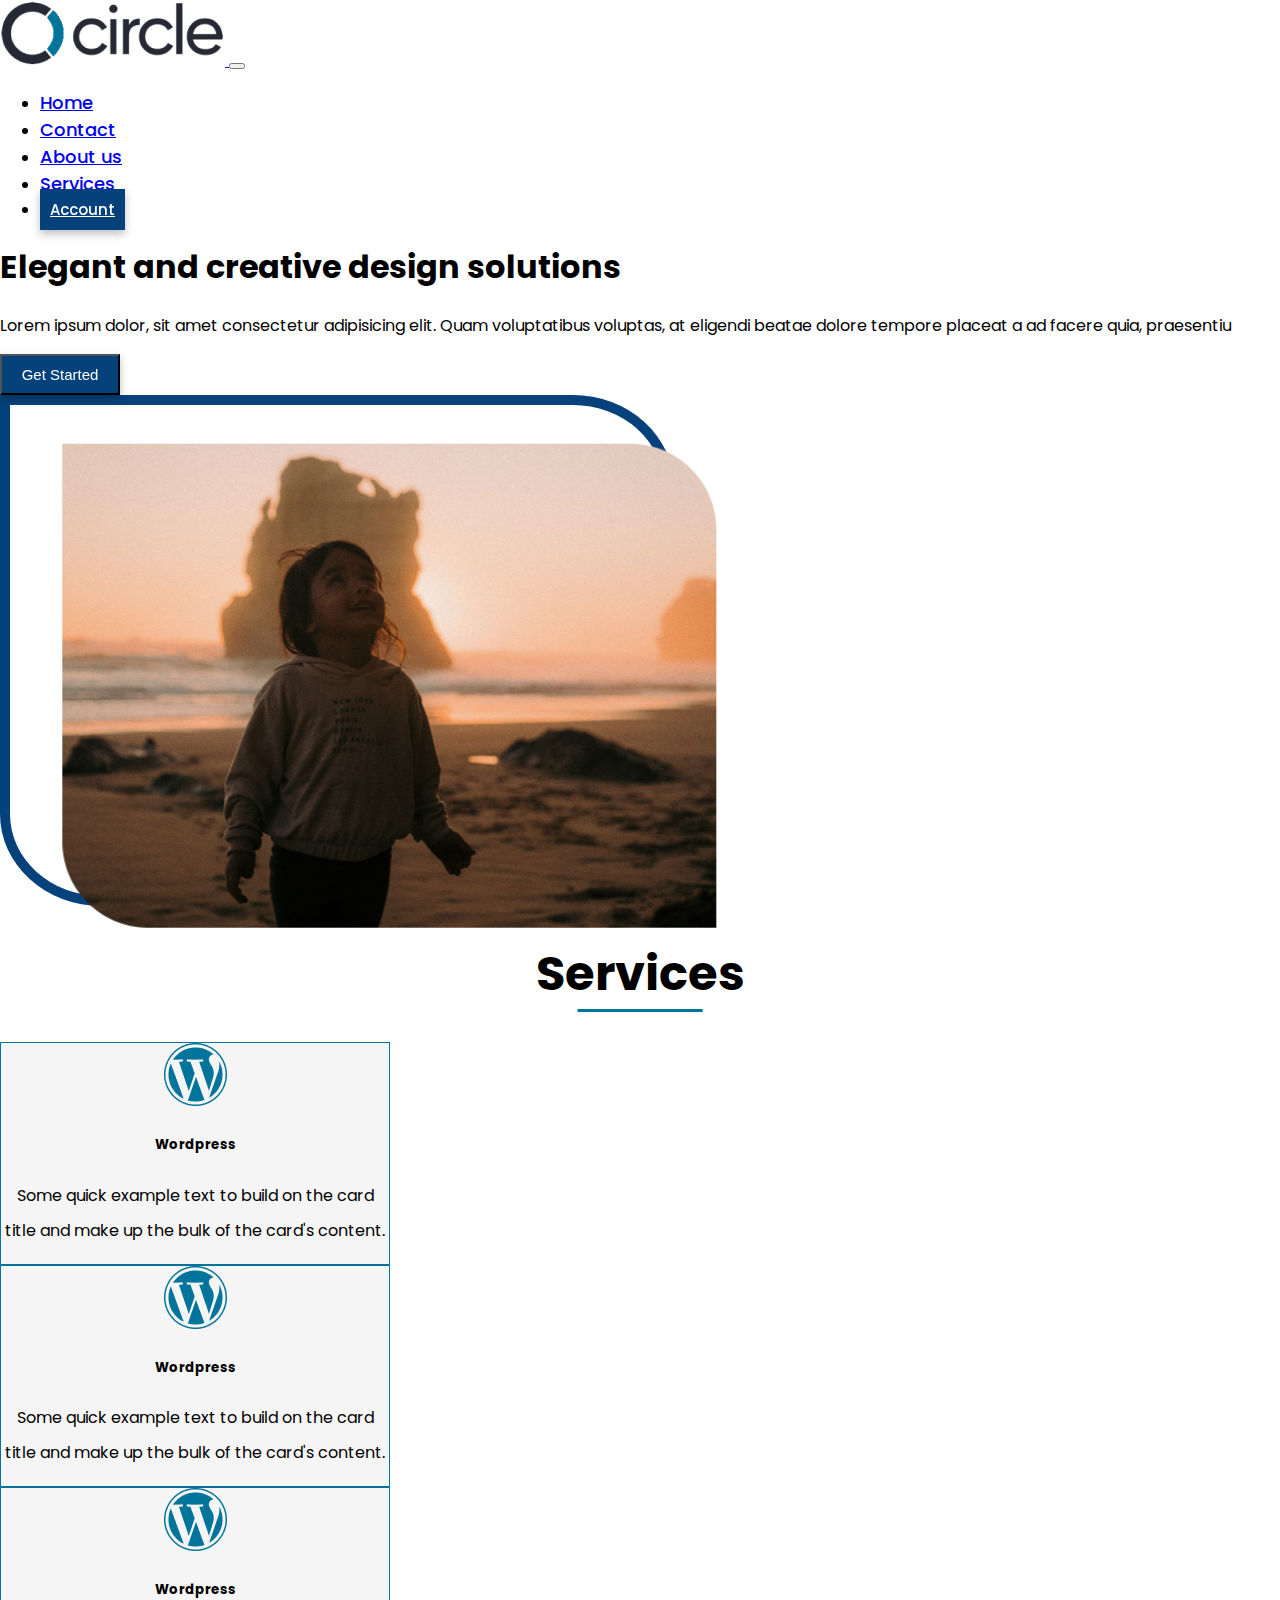
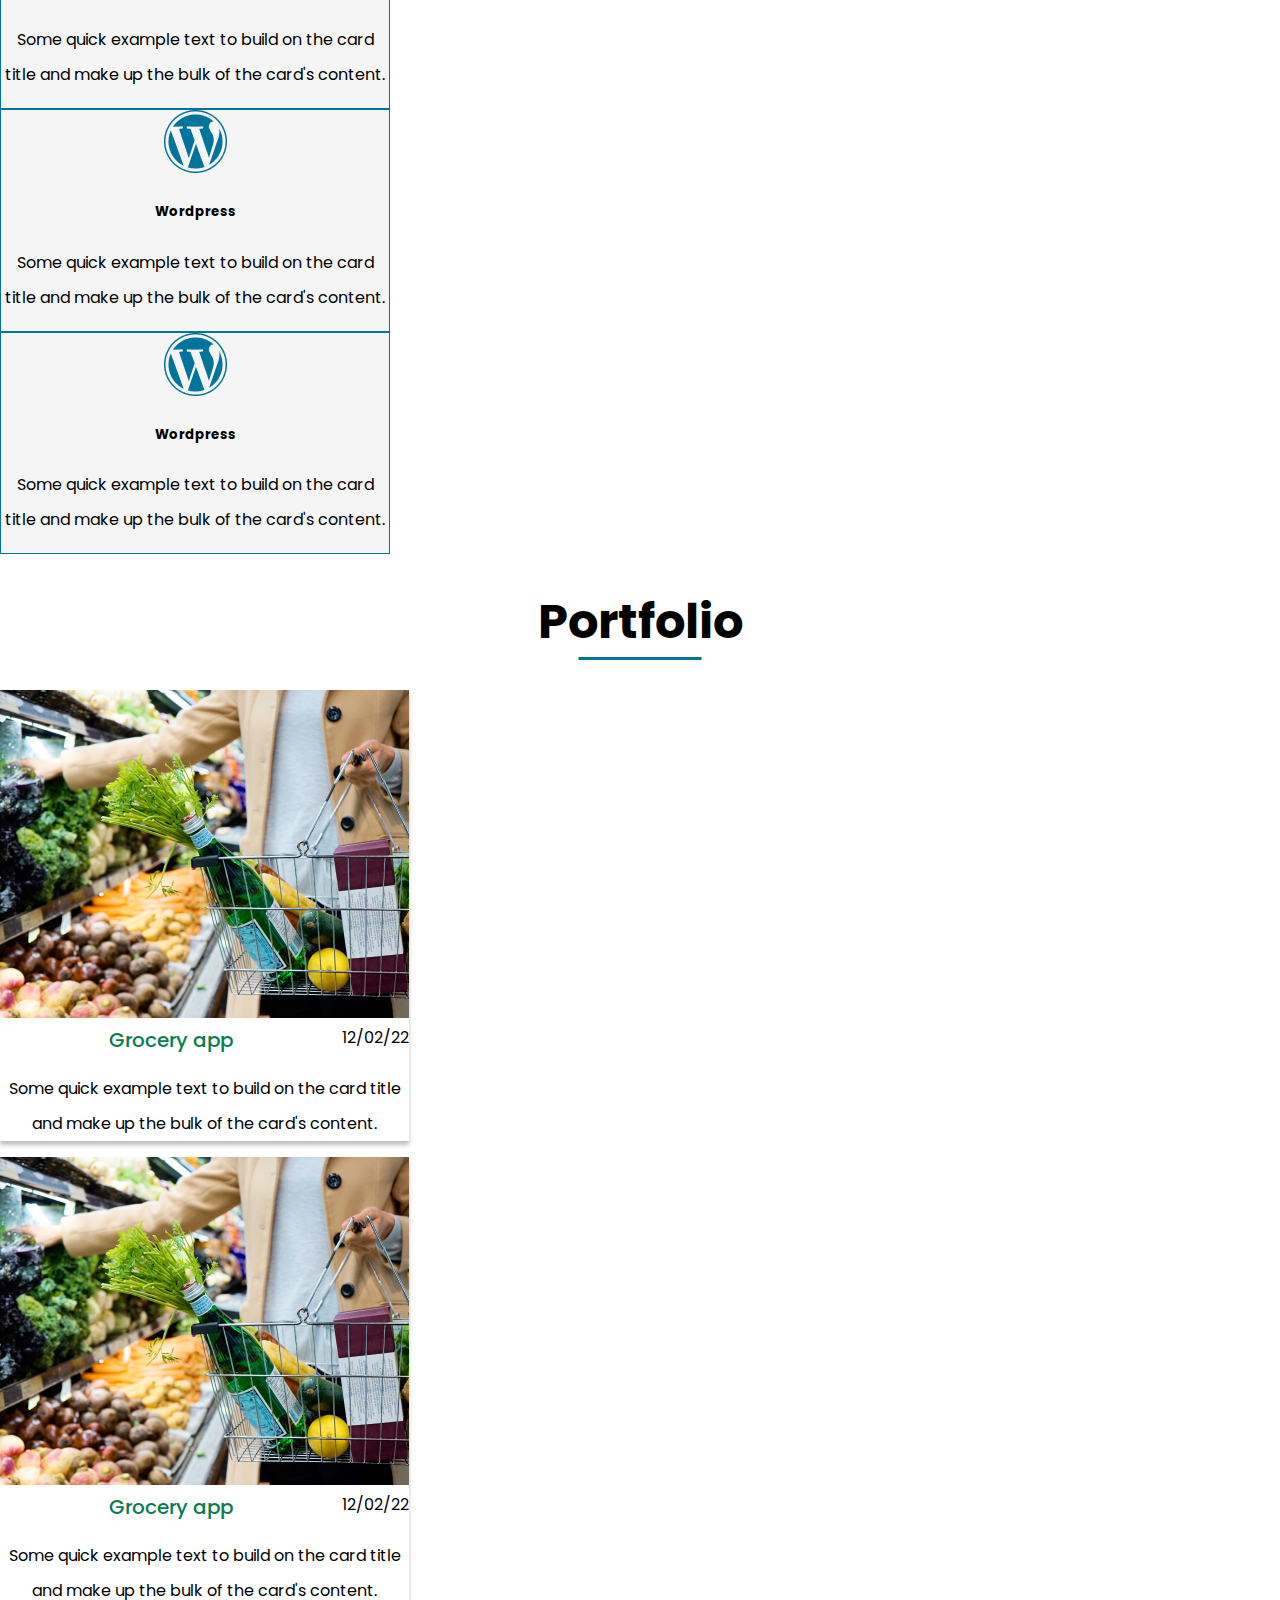
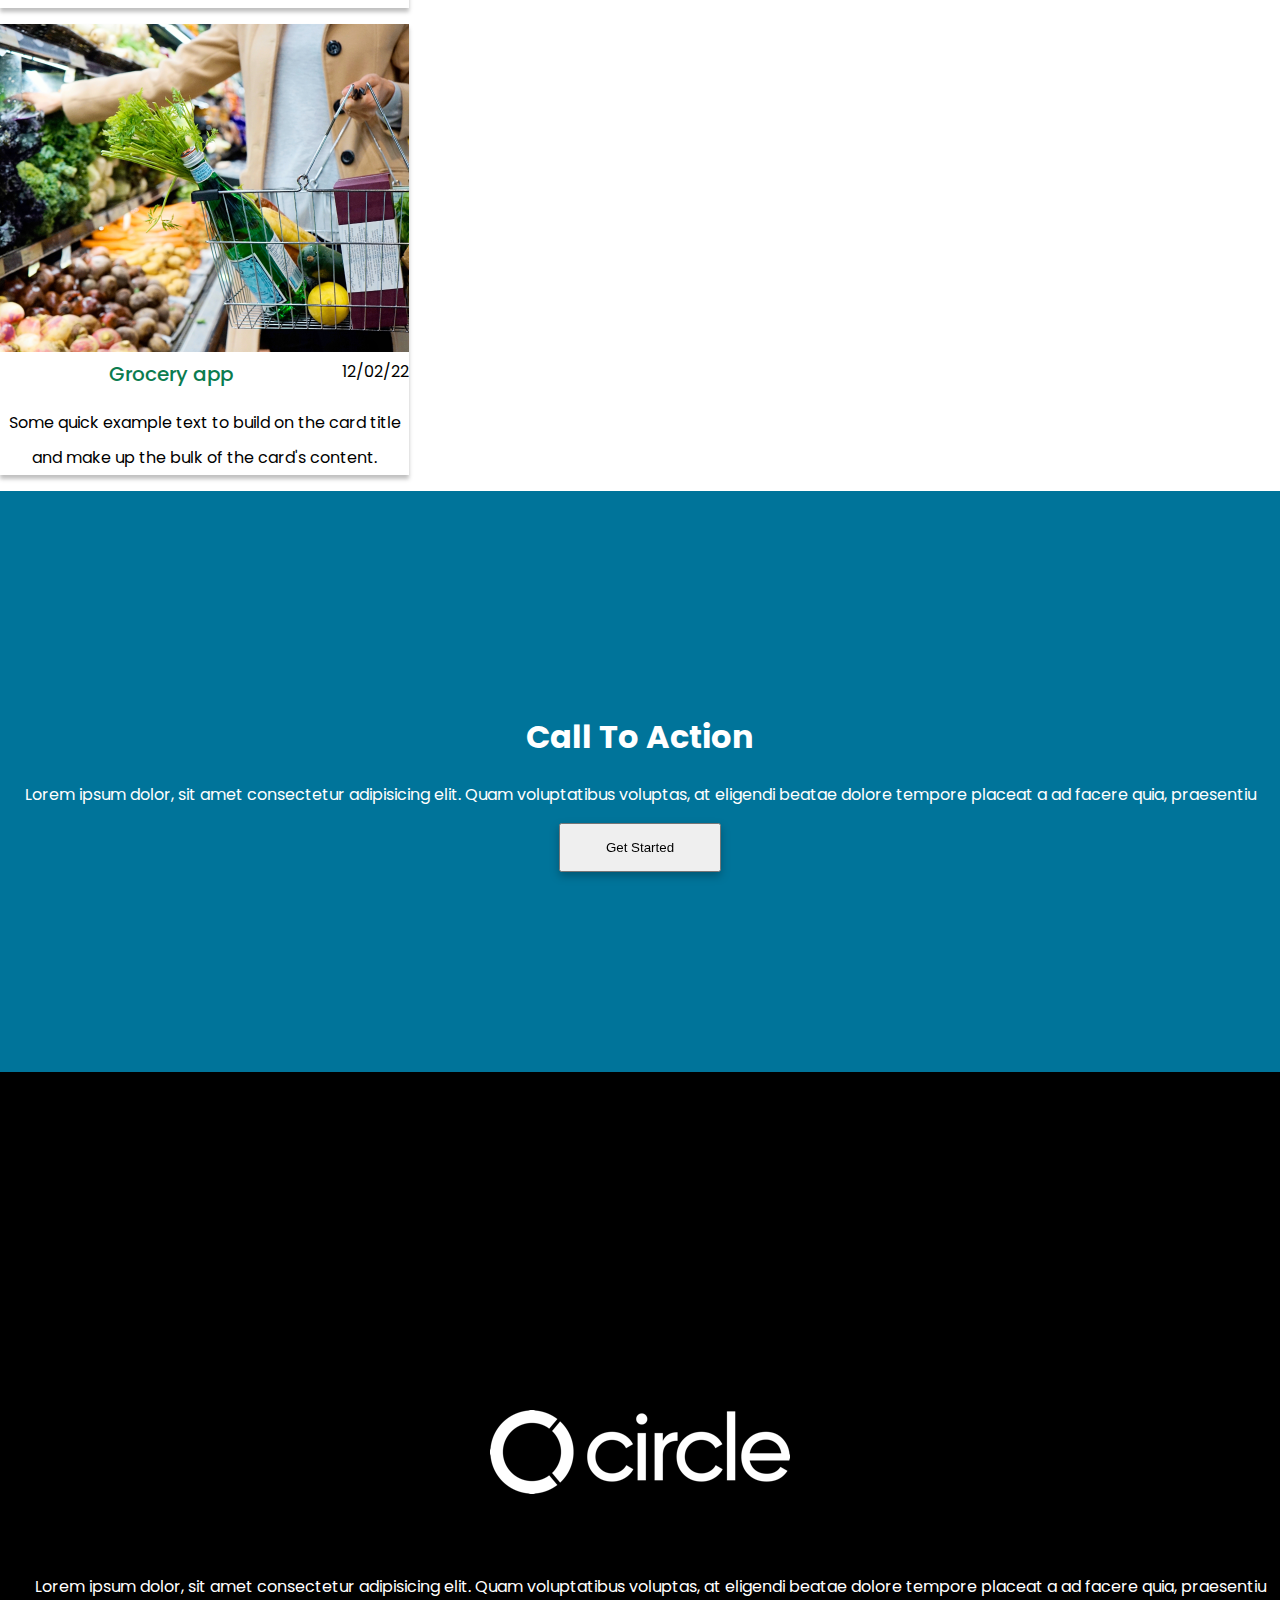
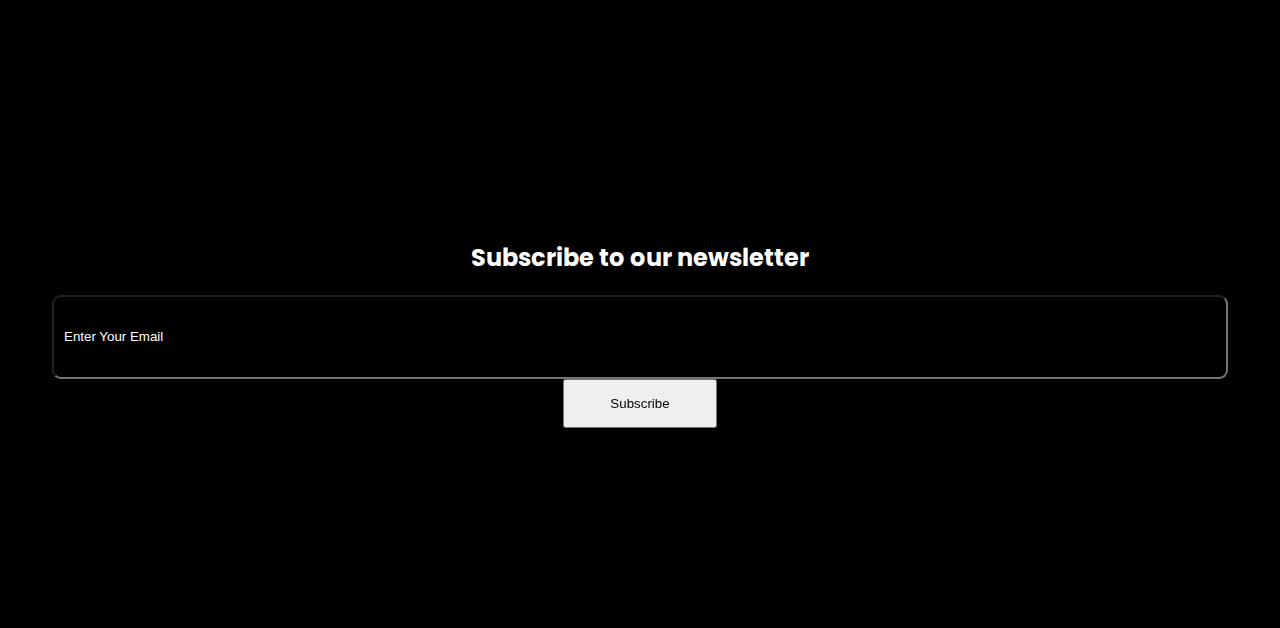
<file: Bootstrap5/Task-1/index.html>
<!DOCTYPE html>
<html lang="en">
<head>
    <meta charset="UTF-8">
    <meta http-equiv="X-UA-Compatible" content="IE=edge">
    <meta name="viewport" content="width=device-width, initial-scale=1.0">
    <link href="https://cdn.jsdelivr.net/npm/bootstrap@5.3.0-alpha1/dist/css/bootstrap.min.css" rel="stylesheet" integrity="sha384-GLhlTQ8iRABdZLl6O3oVMWSktQOp6b7In1Zl3/Jr59b6EGGoI1aFkw7cmDA6j6gD" crossorigin="anonymous">
    <link rel="preconnect" href="https://fonts.googleapis.com">
    <link rel="preconnect" href="https://fonts.gstatic.com" crossorigin>
    <link href="https://fonts.googleapis.com/css2?family=Inter:wght@500&family=Poppins:wght@400;500&display=swap" rel="stylesheet">
    <link rel="stylesheet" href="style.css">
    <title>Task-3</title>
</head>
<body>


    <nav class="navbar navbar-expand-lg bg-body-tertiary custom-bg-white">
        <!-- <div class="container-lg container-fluid-md container-fluid-sm"> -->
          <div class="container">
          <a class="navbar-brand" href="#">
            <img src="./images/circle.png">
          </a>
          <button class="navbar-toggler" type="button" data-bs-toggle="collapse" data-bs-target="#navbarSupportedContent" aria-controls="navbarSupportedContent" aria-expanded="false" aria-label="Toggle navigation">
            <span class="navbar-toggler-icon"></span>
          </button>
          <div class="collapse navbar-collapse" id="navbarSupportedContent">
            <ul class="navbar-nav me-auto mb-2 mb-lg-0">
              </ul>
            <ul class="nav navbar-nav navbar-right">
                <li class="nav-item"><a href="#"class="nav-link line_animation">Home</a></li>
                <li class="nav-item"><a href="#" class="nav-link line_animation">Contact</a></li>
                <li class="nav-item"><a href="#" class="nav-link line_animation">About us</a></li>
                <li class="nav-item"><a href="#" class="nav-link line_animation">Services</a></li>
                <li class="nav-item"><a href="#" class="btn btn-outline-primary btn-custom mx-2">Account</a></li>
              </ul>
          </div>
        </div>
      </nav>

      <!-- <section class="container-lg container-fluid-md container-fluid-sm"> -->
        <section class="container">
        <div class="row">
            <div class="col-lg-5 col-md-12 col-sm-12 my-5">
                <div class="h-100 d-flex flex-column justify-content-center">
                    <h1 class="py-3">
                        Elegant and creative design solutions
                    </h1>
                    <p class="py-3">
                        Lorem ipsum dolor, sit amet consectetur adipisicing elit. Quam voluptatibus voluptas, at eligendi beatae dolore tempore placeat a ad facere quia, praesentiu
                    </p>
                    <button class="btn btn-outline-primary btn-custom">Get Started</button>
                </div>
            </div>
            <div class="col-lg-7 col-md-10 col-sm-10 my-5">
                <div class="borderline">
                    <img src="./images/img1.png" class="img-fluid">
                </div>
            </div>
        </div>
      </section>

      <section class="container services my-5 w-100">
        <h1 class="heading_lines">Services</h1>
        <div class="container-fluid w-100">
            <div class="row">
                <div class="col-lg-4 col-md-6 col-sm-12 card text-start my-4 mx-auto" style="width: 18rem;">
                    <div class="card-body">
                        <div class="d-flex align-items-center my-3">
                            <img src="./images/Group.png">
                            <h5 class="card-title mx-3">Wordpress</h5>
                        </div>
                      <p class="card-text">Some quick example text to build on the card title and make up the bulk of the card's content.</p>
                     
                    </div>
                  </div>

                  <div class="col-lg-4 col-md-6 col-sm-12 card text-start my-4 mx-auto" style="width: 18rem;">
                    <div class="card-body">
                        <div class="d-flex align-items-center my-3">
                            <img src="./images/Group.png">
                            <h5 class="card-title mx-3">Wordpress</h5>
                        </div>
                      <p class="card-text">Some quick example text to build on the card title and make up the bulk of the card's content.</p>
                     
                    </div>
                  </div>

                  <div class="col-lg-4 col-md-6 col-sm-12 card text-start my-4 mx-auto" style="width: 18rem;">
                    <div class="card-body">
                        <div class="d-flex align-items-center my-3">
                            <img src="./images/Group.png">
                            <h5 class="card-title mx-3">Wordpress</h5>
                        </div>
                      <p class="card-text">Some quick example text to build on the card title and make up the bulk of the card's content.</p>
                     
                    </div>
                  </div>
            </div>

            <div class="row justify-content-evenly">
                <div class="col-lg-6 col-md-6 col-sm-12 card text-start my-4" style="width: 18rem;">
                    <div class="card-body">
                        <div class="d-flex flex-column align-items-center my-3">
                            <img src="./images/Group.png" class="my-3">
                            <h5 class="card-title mx-3">Wordpress</h5>
                        </div>
                      <p class="card-text">Some quick example text to build on the card title and make up the bulk of the card's content.</p>
                     
                    </div>
                  </div>

                  <div class="col-lg-6 col-md-6 col-sm-12 card text-start my-4" style="width: 18rem;">
                    <div class="card-body">
                        <div class="d-flex flex-column align-items-center justify-content-evenly my-3">
                            <img src="./images/Group.png" class="my-3">
                            <h5 class="card-title mx-3">Wordpress</h5>
                        </div>
                      <p class="card-text">Some quick example text to build on the card title and make up the bulk of the card's content.</p>
                     
                    </div>
                  </div>
            </div>
        </div>
      </section>
    

      <section class="container portfolio my-5 w-100">
        <h1 class="heading_lines">Portfolio</h1>
        <div class="container-fluid w-100">
            <div class="row justify-content-between">
                    <div class="col-lg-4 col-md-6 col-sm-12 card text-start my-4 mx-auto" style="width: 18rem;">
                        <img src="./images/img2.png" class="card-img-top object-fit-fill" alt="...">
                        <div class="card-body">
                            <span class="heading">Grocery app</span>
                            <span class="date">12/02/22</span>
                          <p class="card-text my-3">Some quick example text to build on the card title and make up the bulk of the card's content.</p>
                        </div>
                </div>
                    <div class="col-lg-4 col-md-6 col-sm-12 card text-start my-4 mx-auto" style="width: 18rem;">
                        <img src="./images/img2.png" class="card-img-top" alt="...">
                        <div class="card-body">
                            <span class="heading">Grocery app</span>
                            <span class="date">12/02/22</span>
                          <p class="card-text my-3">Some quick example text to build on the card title and make up the bulk of the card's content.</p>
                      </div>
                </div>
                    <div class="col-lg-4 col-md-6 col-sm-12 card text-start my-4 mx-auto" style="width: 18rem;">
                        <img src="./images/img2.png" class="card-img-top" alt="...">
                        <div class="card-body">
                            
                                <span class="heading">Grocery app</span>
                                <span class="date">12/02/22</span>
                            
                          <p class="card-text my-3">Some quick example text to build on the card title and make up the bulk of the card's content.</p>
                        </div>
                    </div>
            </div>

        </div>
      </section>


      <footer class="container-fluid footer_section_1">
        <div class="container">
            <h1>Call To Action</h1>
            <p>Lorem ipsum dolor, sit amet consectetur adipisicing elit. Quam voluptatibus voluptas, at eligendi beatae
                dolore tempore placeat a ad facere quia, praesentiu</p>
            <button type="button" class="btn btn-outline-light btn-custom-2">Get Started</button>
        </div>
    </footer>


    <footer class="container-fluid footer_section_2">
        <div class="container">
            <div class="row">
                <div class="col-md-6 col-sm-12 text-start pd-c">
                    <img src="./images/circle2.png" alt="">
                    <p class="line-height neg-m ml-5">Lorem ipsum dolor, sit amet consectetur adipisicing elit. Quam voluptatibus
                        voluptas, at eligendi beatae dolore tempore placeat a ad facere quia, praesentiu</p>
                </div>
                <div class="col-md-6 col-sm-12 align-self-center pd-c">
                    <h2 class="my-3">Subscribe to our newsletter</h2>
                    <input type="email" placeholder="Enter Your Email" class="custom-input my-5"><br>
                    <button type="button" class="btn btn-outline-light btn-custom-3 my-3">Subscribe</button>
                </div>
            </div>
        </div>
    </footer>    
      <script src="https://cdn.jsdelivr.net/npm/bootstrap@5.3.0-alpha1/dist/js/bootstrap.bundle.min.js" integrity="sha384-w76AqPfDkMBDXo30jS1Sgez6pr3x5MlQ1ZAGC+nuZB+EYdgRZgiwxhTBTkF7CXvN" crossorigin="anonymous"></script>
</body>
</html>
</file>
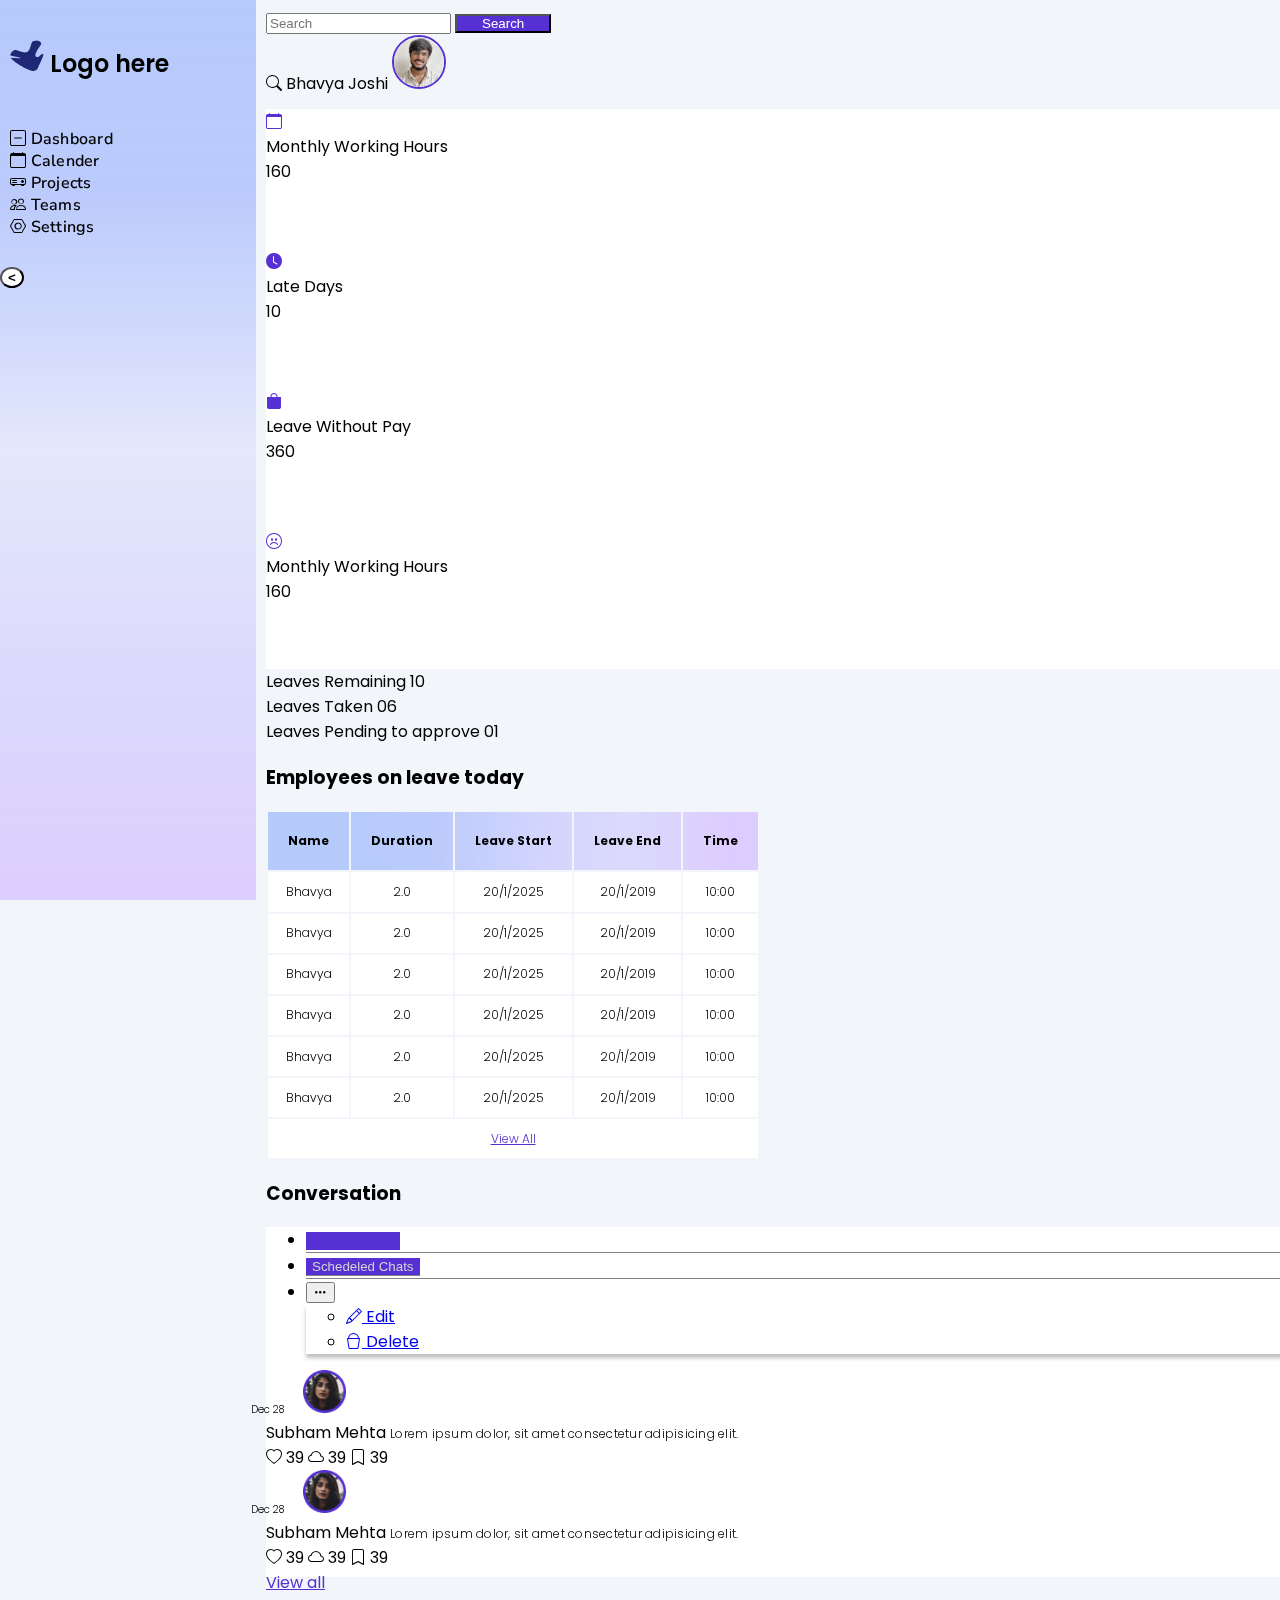
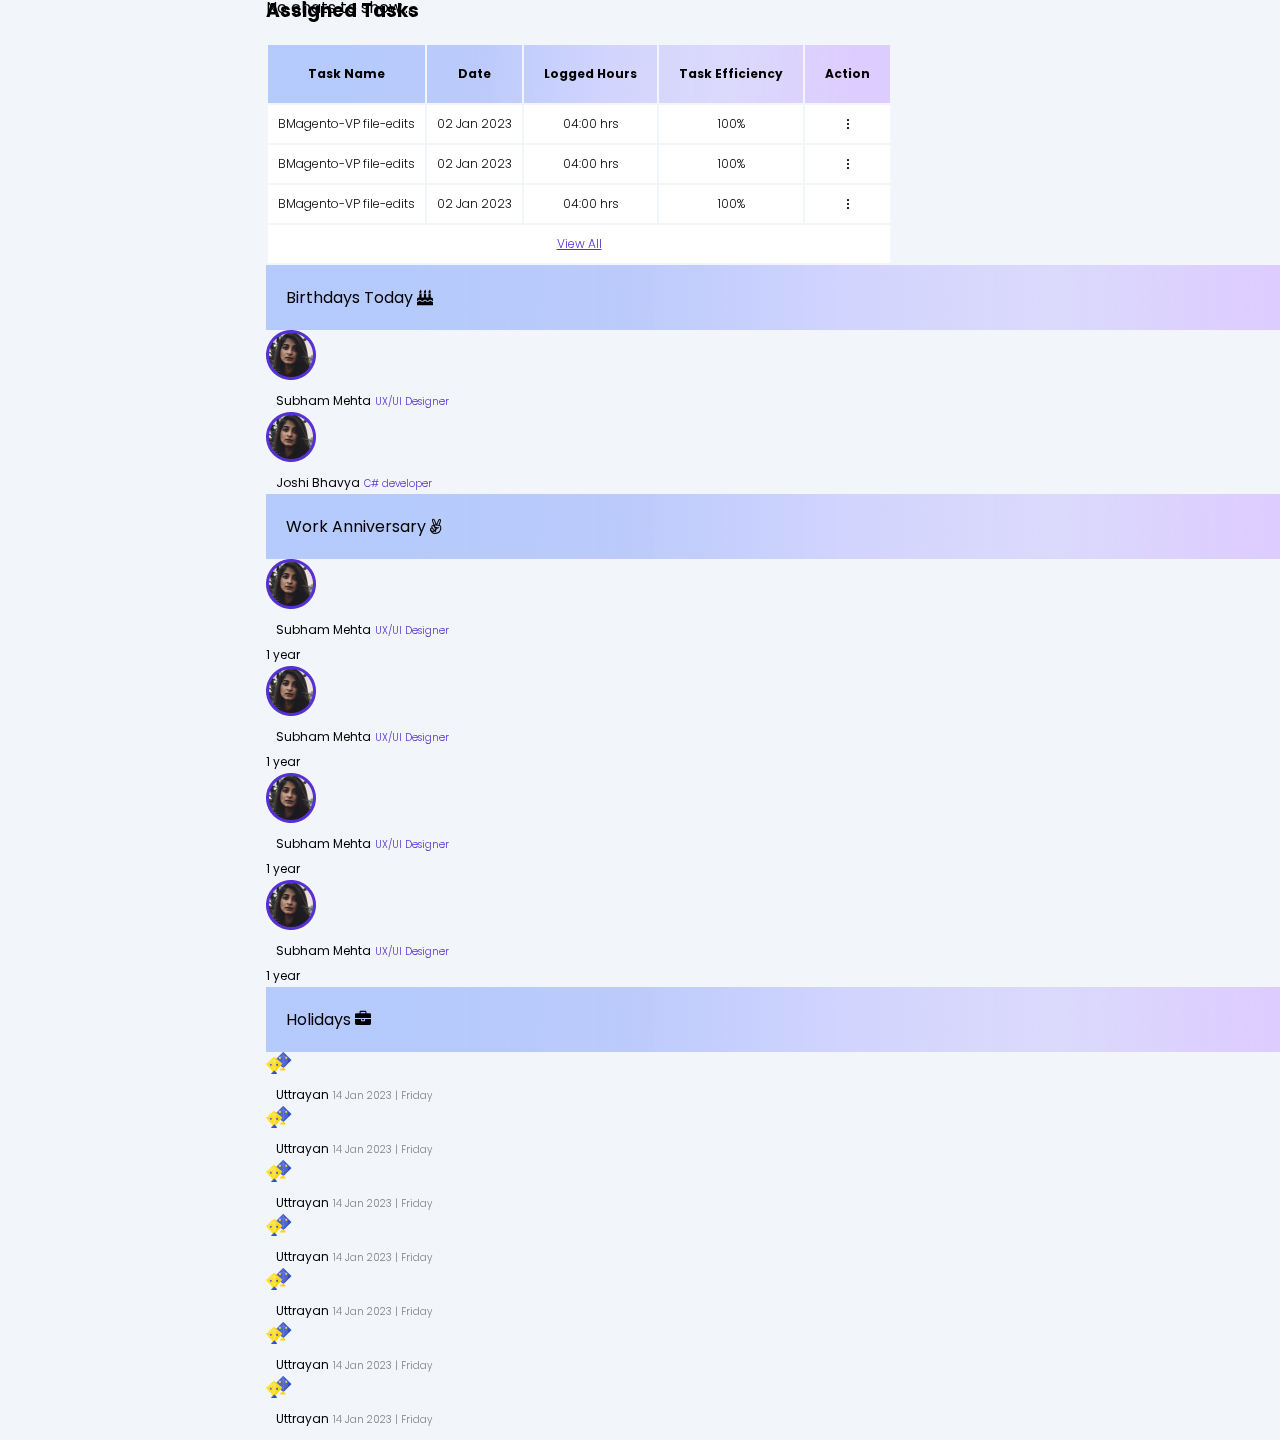
<file: Bootstrap5/Task-3/index.html>
<!DOCTYPE html>
<html lang="en">

<head>
    <meta charset="UTF-8">
    <meta http-equiv="X-UA-Compatible" content="IE=edge">
    <meta name="viewport" content="width=device-width, initial-scale=1.0">
    <link href="https://cdn.jsdelivr.net/npm/bootstrap@5.0.2/dist/css/bootstrap.min.css" rel="stylesheet"
        integrity="sha384-EVSTQN3/azprG1Anm3QDgpJLIm9Nao0Yz1ztcQTwFspd3yD65VohhpuuCOmLASjC" crossorigin="anonymous">
    <link rel="preconnect" href="https://fonts.googleapis.com">
    <link rel="preconnect" href="https://fonts.gstatic.com" crossorigin>
    <link href="https://fonts.googleapis.com/css2?family=Nunito+Sans:wght@600&family=Poppins:wght@400;500&display=swap"
        rel="stylesheet">
    <link rel="stylesheet" href="https://cdn.jsdelivr.net/npm/bootstrap-icons@1.10.3/font/bootstrap-icons.css">
    <link rel="stylesheet" href="https://cdnjs.cloudflare.com/ajax/libs/font-awesome/4.7.0/css/font-awesome.min.css">
    <link rel="stylesheet" href="style.css">
    <title>Admin Dashboard</title>
</head>

<body>
    <section class="container-fluid p-0 desktop" id="viewer">
        <div class="overlay"></div>
        <section class="sidebar" id="sidebar">
            <!-- <div class="overlay-side"></div> -->
            <div class="container">
                <div class="logo">
                    <img src="./images/Vector.png">
                    <span>Logo here</span>
                </div>
                <div class="menus">
                    <ul class="list-group">
                        <li class="list-group-item">
                            <i class="bi bi-dash-square"></i>
                            <span>Dashboard</span>
                        </li>
                        <li class="list-group-item">
                            <i class="bi bi-calendar"></i>
                            <span>Calender</span>
                        </li>
                        <li class="list-group-item">
                            <i class="bi bi-projector"></i>
                            <span>Projects</span>
                        </li>
                        <li class="list-group-item">
                            <i class="bi bi-people"></i>
                            <span>Teams</span>
                        </li>
                        <li class="list-group-item">
                            <i class="bi bi-nut"></i>
                            <span>Settings</span>
                        </li>
                    </ul>
                </div>
                <div class="inside_btn text-center">
                    <button class="btn btn-custom" onclick="ToggleNavbar(this)">
                        < </button>
                </div>
            </div>
        </section>
        <section class="body" id="body">
            <nav class="navbar navbar-light bg-light bg-transparent p-0">
                <div class="container-fluid p-0">
                    <div class="d-flex w-100">
                        <div class="w-75 d-flex right-nav">
                            <input class="form-control me-2" type="search" placeholder="Search" aria-label="Search">
                            <button class="btn btn-outline-success btn-custom2" type="submit">Search</button>
                        </div>
                        <div class="w-25 text-end px-3 left-nav">
                            <i class="bi bi-search d-inline-block d-sm-inline-block d-md-none d-lg-none px-4"></i>
                            <span class="px-3 fw-bold d-none d-lg-inline-block d-md-inline-block d-sm-none">Bhavya
                                Joshi</span>
                            <img src="./images/me.jpg" class="avatar">
                        </div>
                    </div>
                </div>
            </nav>

            <div class="container-fluid p-0 mt-3">
                <div class="row">
                    <div class="col-lg-9 col-sm-12">
                        <div class="container-fluid p-0 main-body">
                            <div class="row">
                                <div class="col-lg-3">
                                    <div class="info-cards p-3 m-2 m-sm-2 m-md-0 m-lg-0 fh-1">
                                        <span>
                                            <i class="bi bi-calendar float-end color"></i>
                                        </span>
                                        <div class="w-100">
                                            <span class="fs-4 text-wrap f-custom-1">Monthly Working Hours</span>
                                        </div>
                                        <span class="fs-2">160</span>
                                    </div>
                                </div>
                                <div class="col-lg-3">
                                    <div class="info-cards p-3 m-2 m-sm-2 m-md-0 m-lg-0 fh-1">
                                        <span>
                                            <i class="bi bi-clock-fill float-end color"></i>
                                        </span> 
                                        <div class="w-100">
                                            <span class="fs-4 text-wrap f-custom-1">Late Days</span>
                                        </div>
                                        <span class="fs-2">10</span>
                                    </div>
                                </div>
                                <div class="col-lg-3">
                                    <div class="info-cards p-3 m-2 m-sm-2 m-md-0 m-lg-0 fh-1">
                                        <span>
                                            <i class="bi bi-bag-fill float-end color"></i>
                                        </span>
                                        <div class="w-100">
                                            <span class="fs-4 text-wrap f-custom-1">Leave Without Pay</span>
                                        </div>
                                        <span class="fs-2">360</span>
                                    </div>
                                </div>
                                <div class="col-lg-3">
                                    <div class="info-cards p-3 m-2 m-sm-2 m-md-0 m-lg-0 fh-1">
                                        <span>
                                            <i class="bi bi-emoji-frown float-end color"></i>
                                        </span>
                                        <div class="w-100">
                                            <span class="fs-4 text-wrap f-custom-1">Monthly Working Hours</span>
                                        </div>
                                        <span class="fs-2">160</span>
                                    </div>
                                </div>
                            </div>

                            <div class="row mt-3">
                                <div class="col-lg-12">
                                    <div class="card-group flex-nowrap p-2 bg-white">
                                        <div class="card custom-card-border my-2">
                                            <div class="card-body">
                                                <span class="fs-6 d-block head">Leaves Remaining</span>
                                                <span class="fs-2 d-block sub text-primary fw-bolder">10</span>
                                            </div>
                                        </div>
                                        <div class="card custom-card-border my-2">
                                            <div class="card-body">
                                                <span class="fs-6 d-block">Leaves Taken</span>
                                                <span class="fs-2 d-block text-warning fw-bolder">06</span>
                                            </div>
                                        </div>
                                        <div class="card border-0 my-2">
                                            <div class="card-body">
                                                <span class="fs-6 d-block">Leaves Pending to approve</span>
                                                <span class="fs-2 d-block text-danger fw-bolder ">01</span>
                                            </div>
                                        </div>

                                    </div>
                                </div>
                            </div>

                            <div class="row mt-3">
                                <div class="col-lg-7 col-md-12 h-100">
                                    <h3>Employees on leave today </h3>
                                    <div class="table-responsive">
                                        <table class="table mt-3 custom-tb mh-3">
                                            <thead class="custom-bg">
                                                <tr>
                                                    <th scope="col">Name</th>
                                                    <th scope="col">Duration</th>
                                                    <th scope="col">Leave Start</th>
                                                    <th scope="col">Leave End</th>
                                                    <th scope="col">Time</th>
                                                </tr>
                                            </thead>
                                            <tbody class="p-5">
                                                <tr>
                                                    <td>Bhavya</td>
                                                    <td>2.0</td>
                                                    <td>20/1/2025</td>
                                                    <td>20/1/2019</td>
                                                    <td>10:00</td>
                                                </tr>
                                                <tr>
                                                    <td>Bhavya</td>

                                                    <td>2.0</td>
                                                    <td>20/1/2025</td>
                                                    <td>20/1/2019</td>
                                                    <td>10:00</td>
                                                </tr>
                                                <tr>
                                                    <td>Bhavya</td>

                                                    <td>2.0</td>
                                                    <td>20/1/2025</td>
                                                    <td>20/1/2019</td>
                                                    <td>10:00</td>
                                                </tr>
                                                <tr>
                                                    <td>Bhavya</td>

                                                    <td>2.0</td>
                                                    <td>20/1/2025</td>
                                                    <td>20/1/2019</td>
                                                    <td>10:00</td>
                                                </tr>
                                                <tr>
                                                    <td>Bhavya</td>

                                                    <td>2.0</td>
                                                    <td>20/1/2025</td>
                                                    <td>20/1/2019</td>
                                                    <td>10:00</td>
                                                </tr>
                                                <tr>
                                                    <td>Bhavya</td>

                                                    <td>2.0</td>
                                                    <td>20/1/2025</td>
                                                    <td>20/1/2019</td>
                                                    <td>10:00</td>
                                                </tr>
                                                <tr>
                                                    <td colspan="5" class="text-center viewall">View All</td>
                                                </tr>
                                            </tbody>
                                        </table>
                                    </div>
                                </div>
                                <div class="col-lg-5 col-md-12 h-100 conversation">
                                    <h3>Conversation</h3>
                                    <div class="light mt-4 p-3 mh-3 overflow-auto">

                                        <ul class="nav nav-tabs" id="myTab" role="tablist">
                                            <li class="nav-item custom-item border-0" role="presentation">
                                                <button class="nav-link active" id="home-tab" data-bs-toggle="tab"
                                                    data-bs-target="#home-tab-pane" type="button" role="tab"
                                                    aria-controls="home-tab-pane" aria-selected="true">Latests
                                                    Chats</button>
                                            </li>
                                            <li class="nav-item custom-item" role="presentation">
                                                <button class="nav-link" id="profile-tab" data-bs-toggle="tab"
                                                    data-bs-target="#profile-tab-pane" type="button" role="tab"
                                                    aria-controls="profile-tab-pane" aria-selected="false">Schedeled
                                                    Chats</button>
                                            </li>
                                            <li class="nav-item" role="presentation">
                                                <div class="btn-group dropend">
                                                    <button type="button" class="btn bg-transparent" data-bs-toggle="dropdown" aria-expanded="false">
                                                        <i class="bi bi-three-dots justify-self-end"></i>
                                                    </button>
                                                    <ul class="dropdown-menu drop-custom">
                                                        <li><a class="dropdown-item" href="#">
                                                            <i class="bi bi-pencil px-2"></i>
                                                            Edit
                                                        </a></li>
                                                        <li><a class="dropdown-item" href="#">
                                                            <i class="bi bi-bucket px-2"></i>
                                                            Delete
                                                        </a></li>
                                                    
                                                      <!-- Dropdown menu links -->
                                                    </ul>
                                                  </div>
                                                  
                                             
                                                  
                                              
                                            </li>
                                        </ul>
                                        <div class="tab-content" id="myTabContent">
                                            <div class="tab-pane fade show active h-100" id="home-tab-pane"
                                                role="tabpanel" aria-labelledby="home-tab" tabindex="0">
                                                <div class="card-post-2 p-3 bg-light border-bottom d-flex">
                                                    <span class="rotate-custom">Dec 28</span>
                                                    <img src="./images/avatar.png">
                                                    <div class="info mx-3">
                                                        <span class="name d-block">Subham Mehta</span>
                                                        <span class="chat d-block"> Lorem ipsum dolor, sit amet
                                                            consectetur adipisicing elit.</span>
                                                        <div class="chats-status d-flex justify-content-between">
                                                            <span class="">
                                                                <i class="bi bi-heart"></i>
                                                                <span>39</span>
                                                            </span>
                                                            <span class="">
                                                                <i class="bi bi-cloud"></i>
                                                                <span>39</span>
                                                            </span>
                                                            <span class="">
                                                                <i class="bi bi-bookmark"></i>
                                                                <span>39</span>
                                                            </span>
                                                        </div>
                                                    </div>
                                                </div>
                                                <div class="card-post-2 p-3 bg-light border-bottom d-flex">
                                                    <span class="rotate-custom">Dec 28</span>
                                                    <img src="./images/avatar.png">
                                                    <div class="info mx-3">
                                                        <span class="name d-block">Subham Mehta</span>
                                                        <span class="chat d-block"> Lorem ipsum dolor, sit amet
                                                            consectetur adipisicing elit.</span>
                                                        <div class="chats-status d-flex justify-content-between">
                                                            <span class="">
                                                                <i class="bi bi-heart"></i>
                                                                <span>39</span>
                                                            </span>
                                                            <span class="">
                                                                <i class="bi bi-cloud"></i>
                                                                <span>39</span>
                                                            </span>
                                                            <span class="">
                                                                <i class="bi bi-bookmark"></i>
                                                                <span>39</span>
                                                            </span>
                                                        </div>
                                                    </div>
                                                </div>

                                                <div class="text-center">
                                                    <span class="viewall">View all</span>
                                                </div>
                                            </div>
                                            <div class="tab-pane fade d-flex justify-content-center align-items-center h-100"
                                                id="profile-tab-pane" role="tabpanel" aria-labelledby="profile-tab"
                                                tabindex="0">
                                                No chats to show...
                                            </div>
                                        </div>
                                    </div>

                                </div>
                            </div>
                            <div class="row mt-3">
                                <div class="col-lg-12">
                                    <h3>Assigned Tasks</h3>
                                    <div class="table-responsive">
                                        <table class="table mt-3 custom-tb">
                                            <thead class="custom-bg">
                                                <tr>
                                                    <th scope="col">Task Name</th>
                                                    <th scope="col">Date</th>
                                                    <th scope="col">Logged Hours</th>
                                                    <th scope="col">Task Efficiency</th>
                                                    <th scope="col">Action</th>
                                                </tr>
                                            </thead>
                                            <tbody class="p-5">
                                                <tr>
                                                    <td>BMagento-VP file-edits</td>
                                                    <td>02 Jan 2023</td>
                                                    <td>04:00 hrs</td>
                                                    <td class="text-success fw-800">100%</td>
                                                    <td>
                                                        <i class="bi bi-three-dots-vertical"></i>
                                                    </td>
                                                </tr>
                                                <tr>
                                                    <td>BMagento-VP file-edits</td>
                                                    <td>02 Jan 2023</td>
                                                    <td>04:00 hrs</td>
                                                    <td class="text-success fw-800">100%</td>
                                                    <td>
                                                        <i class="bi bi-three-dots-vertical"></i>

                                                    </td>
                                                </tr>
                                                <tr>
                                                    <td>BMagento-VP file-edits</td>
                                                    <td>02 Jan 2023</td>
                                                    <td>04:00 hrs</td>
                                                    <td class="text-success fw-800">100%</td>
                                                    <td>
                                                        <i class="bi bi-three-dots-vertical"></i>

                                                    </td>
                                                </tr>
                                                <tr>
                                                    <td colspan="5" class="text-center viewall">View All</td>
                                                </tr>
                                            </tbody>
                                        </table>
                                    </div>
                                </div>
                            </div>
                        </div>
                    </div>
                    <div class="col-lg-3 col-sm-12">
                        <div class="inner-sidebar">
                            <div class="custom-card birthday-block">
                                <div class="heading d-flex align-items-center justify-content-around">
                                    <span>Birthdays Today</span>
                                    <i class="fa fa-birthday-cake fs-3 ms-auto"></i>
                                </div>
                                <div class="card-post-1 p-3 bg-white border-bottom  d-flex align-items-center">
                                    <img src="./images/avatar.png">
                                    <div class="info">
                                        <span class="name d-block">Subham Mehta</span>
                                        <span class="position d-block">UX/UI Designer</span>
                                    </div>
                                </div>
                                <div class="card-post-1 p-3 bg-white border-bottom  d-flex align-items-center">
                                    <img src="./images/avatar.png">
                                    <div class="info">
                                        <span class="name d-block">Joshi Bhavya</span>
                                        <span class="position d-block">C# developer</span>
                                    </div>
                                </div>
                            </div>



                            <div class="custom-card work-anniversary-block">
                                <div class="heading d-flex align-items-center justify-content-around">
                                    <span>Work Anniversary</span>
                                    <i class="fa fa-angellist fs-3 ms-auto"></i>
                                </div>
                                <div class="card-post-1 p-3 bg-white border-bottom  d-flex align-items-center">
                                    <img src="./images/avatar.png">
                                    <div class="info w-100">
                                        <span class="name d-block">Subham Mehta</span>
                                        <span class="position d-block">UX/UI Designer</span>
                                    </div>
                                    <span class="float-end year">1 year</span>
                                </div>
                                <div class="card-post-1 p-3 bg-white border-bottom  d-flex align-items-center">
                                    <img src="./images/avatar.png">
                                    <div class="info w-100">
                                        <span class="name d-block">Subham Mehta</span>
                                        <span class="position d-block">UX/UI Designer</span>
                                    </div>
                                    <span class="float-end year">1 year</span>
                                </div>
                                <div class="card-post-1 p-3 bg-white border-bottom  d-flex align-items-center">
                                    <img src="./images/avatar.png">
                                    <div class="info w-100">
                                        <span class="name d-block">Subham Mehta</span>
                                        <span class="position d-block">UX/UI Designer</span>
                                    </div>
                                    <span class="float-end year">1 year</span>
                                </div>
                                <div class="card-post-1 p-3 bg-white border-bottom  d-flex align-items-center">
                                    <img src="./images/avatar.png">
                                    <div class="info w-100">
                                        <span class="name d-block">Subham Mehta</span>
                                        <span class="position d-block">UX/UI Designer</span>
                                    </div>
                                    <span class="float-end year">1 year</span>
                                </div>

                            </div>



                            <div class="custom-card holidays-block">
                                <div class="heading d-flex align-items-center justify-content-around">
                                    <span>Holidays</span>
                                    <i class="fa fa-briefcase fs-3 ms-auto"></i>
                                </div>
                                <div class="card-post-1 p-3 bg-white border-bottom  d-flex align-items-center">
                                    <img src="./images/kite.png">
                                    <div class="info">
                                        <span class="name d-block">Uttrayan</span>
                                        <span class="date d-block">14 Jan 2023 | Friday</span>
                                    </div>
                                </div>
                                <div class="card-post-1 p-3 bg-white border-bottom  d-flex align-items-center">
                                    <img src="./images/kite.png">
                                    <div class="info">
                                        <span class="name d-block">Uttrayan</span>
                                        <span class="date d-block">14 Jan 2023 | Friday</span>
                                    </div>
                                </div>
                                <div class="card-post-1 p-3 bg-white border-bottom  d-flex align-items-center">
                                    <img src="./images/kite.png">
                                    <div class="info">
                                        <span class="name d-block">Uttrayan</span>
                                        <span class="date d-block">14 Jan 2023 | Friday</span>
                                    </div>
                                </div>
                                <div class="card-post-1 p-3 bg-white border-bottom  d-flex align-items-center">
                                    <img src="./images/kite.png">
                                    <div class="info">
                                        <span class="name d-block">Uttrayan</span>
                                        <span class="date d-block">14 Jan 2023 | Friday</span>
                                    </div>
                                </div>
                                <div class="card-post-1 p-3 bg-white border-bottom  d-flex align-items-center">
                                    <img src="./images/kite.png">
                                    <div class="info">
                                        <span class="name d-block">Uttrayan</span>
                                        <span class="date d-block">14 Jan 2023 | Friday</span>
                                    </div>
                                </div>
                                <div class="card-post-1 p-3 bg-white border-bottom  d-flex align-items-center">
                                    <img src="./images/kite.png">
                                    <div class="info">
                                        <span class="name d-block">Uttrayan</span>
                                        <span class="date d-block">14 Jan 2023 | Friday</span>
                                    </div>
                                </div>
                                <div class="card-post-1 p-3 bg-white border-bottom  d-flex align-items-center">
                                    <img src="./images/kite.png">
                                    <div class="info">
                                        <span class="name d-block">Uttrayan</span>
                                        <span class="date d-block">14 Jan 2023 | Friday</span>
                                    </div>
                                </div>
                            </div>
                        </div>


                    </div>

                </div>
            </div>
            </div>

        </section>
    </section>
    <script>
        var classList = document.getElementById('viewer').classList;

        var minWidth = window.matchMedia("(max-width: 1200px)");
        console.log(classList)
        function match() {
            minWidth.matches ? toggle() : classList.remove('m-view');
        }
       
        minWidth.addListener(match);
        match();


        function ToggleNavbar() {
            var viewer = document.getElementById("viewer");


            if (viewer.classList.contains('desktop')) {
                viewer.classList.remove('desktop');
                viewer.classList.add('mobile');
              
            }
            else {
                viewer.classList.remove('mobile');
                viewer.classList.add('desktop');
            }
            if(viewer.classList.contains('m-view')){
                if(document.body.style.overflowY == "hidden"){
                    document.body.style.overflowY ="auto";
                }
                else{
                    document.body.style.overflowY ="hidden";
                }
            }
            else{
                document.body.style.overflowY ="auto";
            }
        }

        function toggle() {
            var classList = document.getElementById('viewer').classList;
            classList.add('mobile');
            classList.remove('desktop');
            classList.add('m-view');
        }
    </script>
    <script src="https://cdn.jsdelivr.net/npm/bootstrap@5.0.2/dist/js/bootstrap.bundle.min.js"
        integrity="sha384-MrcW6ZMFYlzcLA8Nl+NtUVF0sA7MsXsP1UyJoMp4YLEuNSfAP+JcXn/tWtIaxVXM"
        crossorigin="anonymous"></script>
</body>

</html>
</file>
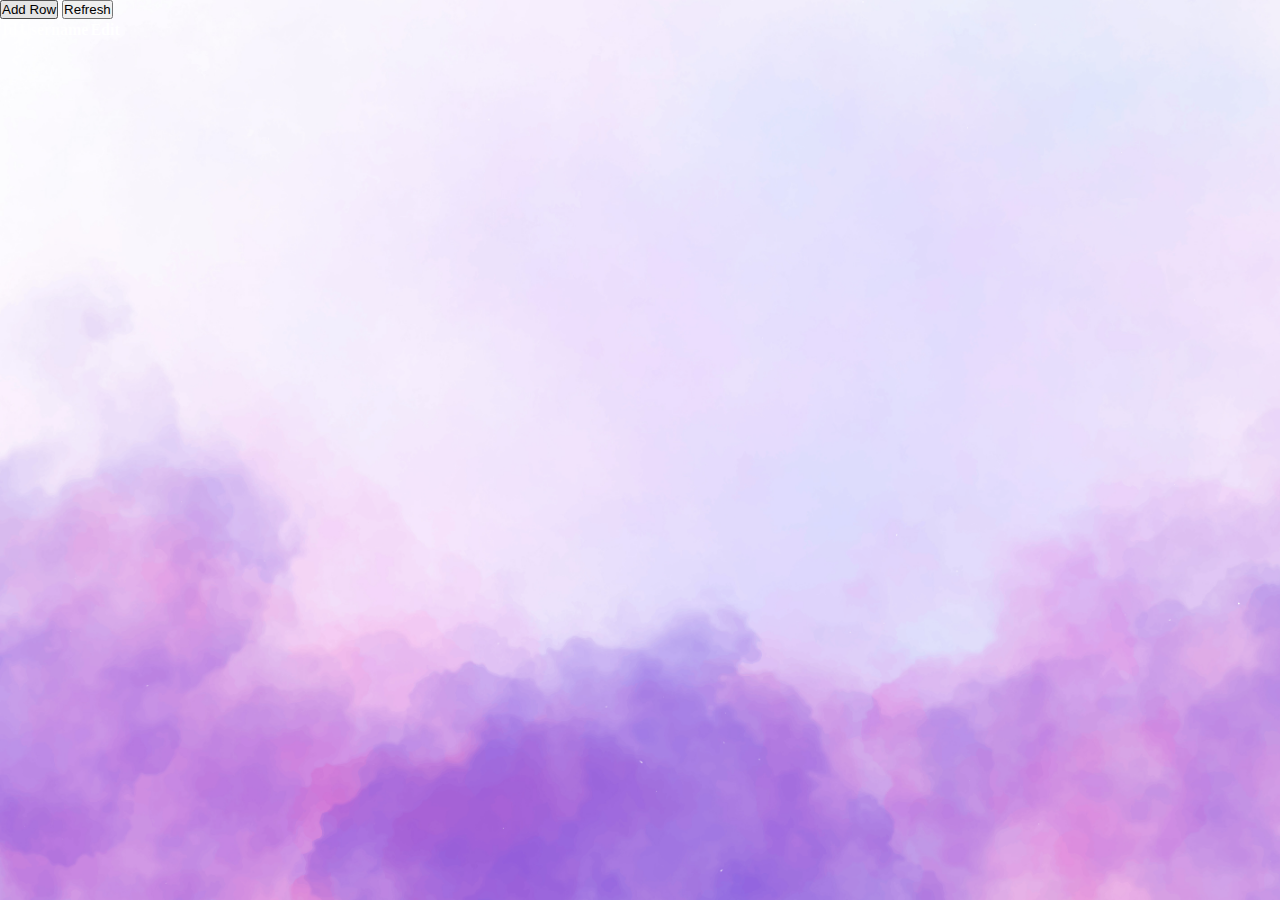
<file: Javascript/Task-1/index.html>
<!DOCTYPE html>
<html lang="en">
<head>
    <meta charset="UTF-8">
    <meta http-equiv="X-UA-Compatible" content="IE=edge">
    <meta name="viewport" content="width=device-width, initial-scale=1.0">
    <title>Document</title>
    <link href="https://cdn.jsdelivr.net/npm/bootstrap@5.0.2/dist/css/bootstrap.min.css" rel="stylesheet" integrity="sha384-EVSTQN3/azprG1Anm3QDgpJLIm9Nao0Yz1ztcQTwFspd3yD65VohhpuuCOmLASjC" crossorigin="anonymous">
    <link rel="stylesheet" href="style.css">
</head>
<body>

    
    <div class="container mt-5">
        <button id="addBtn" class="btn btn-outline-success" onclick="addRow()">Add Row</button>
        <button id="addBtn" class="btn btn-outline-warning mx-2" onclick="refresh()">Refresh</button>
        <table class="table table-striped mt-3">
            <thead class="thead-dark">
                <tr>
                    <th class="headerRows">Id</th>
                    <th class="headerRows">Username</th>
                    <th class="headerRows">Edit</th>
                </tr>
            </thead>
            <tbody id="mainTableBody"></tbody>
                   
        </table>
    </div>  


    <script src="https://cdn.jsdelivr.net/npm/bootstrap@5.0.2/dist/js/bootstrap.bundle.min.js" integrity="sha384-MrcW6ZMFYlzcLA8Nl+NtUVF0sA7MsXsP1UyJoMp4YLEuNSfAP+JcXn/tWtIaxVXM" crossorigin="anonymous"></script>
    <script src="main.js"></script>
</body>
</html>
</file>
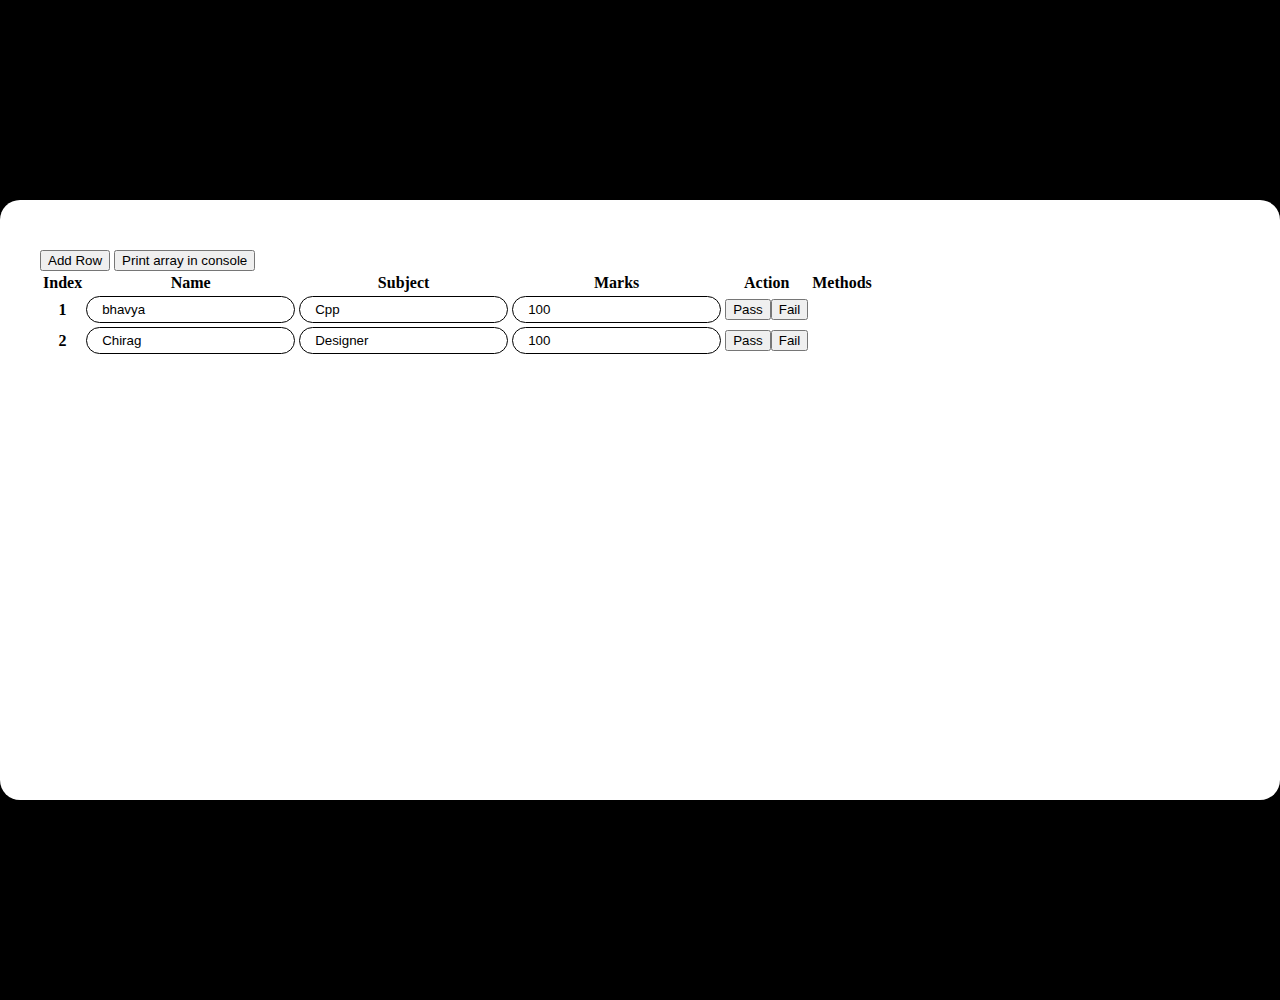
<file: Jquery/Task-1/index.html>
<!doctype html>
<html lang="en">
  <head>
    <meta charset="utf-8">
    <meta name="viewport" content="width=device-width, initial-scale=1">
    <title>Jquery Task</title>
    <link href="https://cdn.jsdelivr.net/npm/bootstrap@5.3.0-alpha1/dist/css/bootstrap.min.css" rel="stylesheet" integrity="sha384-GLhlTQ8iRABdZLl6O3oVMWSktQOp6b7In1Zl3/Jr59b6EGGoI1aFkw7cmDA6j6gD" crossorigin="anonymous">
    <link rel="stylesheet" href="./style.css">
  </head>
  <body>

    <div class="container mainBox">
        <button class="btn btn-outline-dark mt-2" onclick="addRow()">Add Row</button>
        <button class="btn btn-outline-dark mx-3 mt-2" onclick="printArrayInConsole()">Print array in console</button>
        <div class="table-responsive">
          <table id="mainTable" class="table">
            
          </table>
        </div>
    </div>


      <script src="https://cdn.jsdelivr.net/npm/bootstrap@5.3.0-alpha1/dist/js/bootstrap.bundle.min.js" integrity="sha384-w76AqPfDkMBDXo30jS1Sgez6pr3x5MlQ1ZAGC+nuZB+EYdgRZgiwxhTBTkF7CXvN" crossorigin="anonymous"></script>
      <script src="./jquery.js"></script>
      <script src="./script.js"></script>
  </body>
</html>
</file>
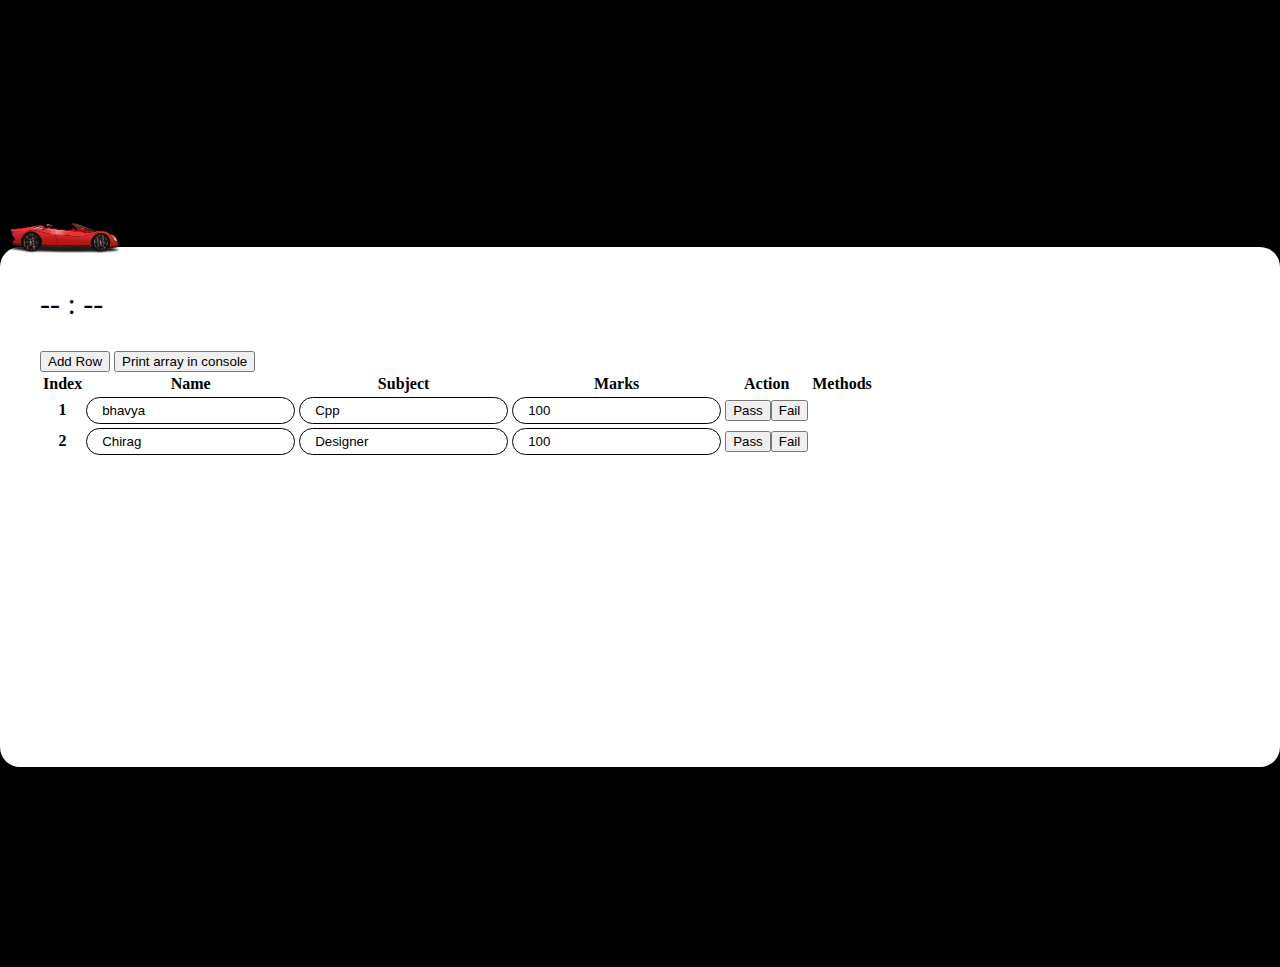
<file: Jquery/Task-2/index.html>
<!doctype html>
<html lang="en">
  <head>
    <meta charset="utf-8">
    <meta name="viewport" content="width=device-width, initial-scale=1">
    <title>Jquery Task</title>
    <link href="https://cdn.jsdelivr.net/npm/bootstrap@5.3.0-alpha1/dist/css/bootstrap.min.css" rel="stylesheet" integrity="sha384-GLhlTQ8iRABdZLl6O3oVMWSktQOp6b7In1Zl3/Jr59b6EGGoI1aFkw7cmDA6j6gD" crossorigin="anonymous">
    <link rel="stylesheet" href="./css/customAlert.css">
    <link rel="stylesheet" href="./css/style.css">
  </head>
  <body>

    <div class="container mainContainer">
      <div class="spirtes">
        <img src="./images/car.png">
      </div>
      <div class="mainBox">
        <div class="timer">
          <p id="timerWatch">-- : --</p>
        </div>
        <button class="btn btn-outline-dark mt-2" onclick="addRow()">Add Row</button>
        <button class="btn btn-outline-dark mx-3 mt-2" onclick="printArrayInConsole()">Print array in console</button>
        <div class="table-responsive">
          <table id="mainTable" class="table">
            
          </table>
        </div>
      </div>
    </div>


      <script src="https://cdn.jsdelivr.net/npm/bootstrap@5.3.0-alpha1/dist/js/bootstrap.bundle.min.js" integrity="sha384-w76AqPfDkMBDXo30jS1Sgez6pr3x5MlQ1ZAGC+nuZB+EYdgRZgiwxhTBTkF7CXvN" crossorigin="anonymous"></script>
      <script src="./js/jquery.js"></script>
      <script src="./js/customAlert.js"></script>
      <script src="./js/script.js"></script>
  </body>
</html>
</file>
<file: Bootstrap5/Task-1/style.css>
:root{
    --theme-bg:#05427B;
    --theme-font:white;
}
body{
    padding: 0;
    margin: 0;
    font-family: 'Poppins', sans-serif;
}


.custom-bg-white{
    background-color: white !important;
}


.btn-custom{
    background-color: var(--theme-bg);
    color: var(--theme-font);
    width: 120px;
    transition: 0.7s;
    font-size: 15px !important;
    padding: 10px;
    filter: drop-shadow(0px 4px 4px rgba(0, 0, 0, 0.25));

 }
.btn-custom:hover{
    border: 1px solid var(--theme-bg);
    color: var(--theme-bg);
    background-color: white;
}

.line_animation{
    position: relative;
    cursor: pointer;
}
.line_animation:hover{
    color: #05427B;
}
.line_animation::after{
    content: "";
    background-color: var(--theme-bg);
    height: 2px;
    width: 0;
    transition: 0.4s ease-out;
    position: absolute;
    bottom:3px;
    left: 0;
}
.line_animation:hover::after{
    width: 100%;
}
.navbar{
    background-color: white;
}
.nav-item a:not(.nav-item:last-child):hover{
    color: var(--theme-bg);
}
.nav-item a:not(.nav-item:last-child){
    font-style: normal;
    font-weight: 500;
    font-size: 18px;
    /* line-height: 38px; */
    transition: 0.7s;
}
.borderline{
    width: fit-content;
    border: 10px solid var(--theme-bg);
    border-radius: 0 15% / 0 18%  ;
}
.borderline img{
    transform: translate(8%,8%);
    height: 80%;
}
.heading_lines{
    position: relative;
    display: inline-block;
    font-weight: 700;
    font-size: 48px;
}

.heading_lines::after {
	content: "";
	height: 3px;
	width: 60%;
	position: absolute;
	bottom: -2px;
	left: 50%;
    transform: translate(-50%,0);
	background-color: #00749A;
}
.services,.portfolio{
    text-align: center;
}
.services .card{
    width: 388px !important;
    border: 1px solid #00749A;
    background: #F5F5F5;
}
.card-text{
    line-height: 35px;
}
.portfolio .card{
    width: 409px !important;
    margin: 0;
    padding: 0;
    box-shadow: 0px 4px 4px rgba(0, 0, 0, 0.25);
    border-radius: 0;
    transition: 0.5s;
}

.portfolio .heading{
    font-family: 'Poppins';
    font-style: normal;
    font-weight: 500;
    font-size: 20px;
    color: #0B7C4F;
}

.portfolio .date{
       float: right; 
}


.portfolio .card:hover{
    transform: scale(1.1);
}

.footer_section_1{
    padding: 200px 0;
    background-color: #00749A;
    text-align: center;
    color: white;
}
.footer_section_2{
    padding: 100px 0;
    background-color: black;
    text-align: center;
    color: white;
}
.neg-m{
    margin-top: -70px;
    margin-left: 20px
}
.line-height{
    line-height: 35px;
}
.custom-input{
    height: 60px;
    background-color: transparent;
    outline: none;
    width: 90%;
    padding: 10px;
    border-radius: 9px;
    color: white;
}

.custom-input::placeholder { /* Chrome, Firefox, Opera, Safari 10.1+ */
    color: white;
    opacity: 1; /* Firefox */
  }
  
  .custom-input:-ms-input-placeholder { /* Internet Explorer 10-11 */
    color: white;

  }
  
  .custom-input::-ms-input-placeholder { /* Microsoft Edge */
    color: white;
  }
  .btn-custom-2,.btn-custom-3{
    padding: 15px 45px;
    filter: drop-shadow(0px 4px 4px rgba(0, 0, 0, 0.25));
    transition: 0.7s;
  }
  .pd-c{
    padding: 100px 0;
  }
</file>
<file: Bootstrap5/Task-3/style.css>
*::-webkit-scrollbar-track
{
	-webkit-box-shadow: inset 0 0 2px rgba(0,0,0,0.3);
	background-color: var(--theme);
}

*::-webkit-scrollbar
{
	width: 4px;
  height: 4px;
	background-color: #F5F5F5;
}

*::-webkit-scrollbar-thumb
{
	background-color: var(--theme);
}
*{
    scrollbar-color: var(--theme) white;
}


body{
    margin: 0;
    padding: 0;
    font-family: 'Poppins', sans-serif;
    background: #F2F6Fa;
    overflow-x: hidden;
}

:root{
    --theme-grad:linear-gradient(180deg, rgba(101, 144, 255, 0.43) -6.06%, rgba(126, 154, 255, 0.47) 21.33%, rgba(197, 199, 255, 0.3) 50.12%, rgba(187, 176, 255, 0.409659) 75.6%, rgba(219, 202, 255, 0.96) 103.99%);
    --theme:#5630D3;
    --heading-grad:linear-gradient(91.37deg, rgba(101, 144, 255, 0.43) 13.98%, rgba(126, 154, 255, 0.47) 34.04%, rgba(197, 199, 255, 0.72) 55.12%, rgba(187, 176, 255, 0.409659) 73.79%, rgba(219, 202, 255, 0.96) 94.58%);
}
.light{
    background-color: white;
}
.desktop .sidebar{
    width: 256px;
    height: 100vh;
    position: fixed;
    background: var(--theme-grad);
    box-sizing: border-box;

}

.mobile .sidebar{
    width: 80px;  
    height: 100vh;
    position: fixed;
    background: var(--theme-grad);
    box-sizing: border-box; 
}

.desktop .body{
    width: calc(100% - 256px);
    position: absolute;
    left: 256px;
    padding: 10px;
}
.mobile .body{
    width: calc(100% - 80px);
    position: absolute;
    left: 80px;
    padding: 10px;
}


.desktop .logo{
    padding: 40px 10px 20px 10px;
    font-weight: 600;
    font-size: 23.8348px;
    line-height: 36px;
}

.mobile .logo{
    padding: 40px 10px 20px 10px;
}
.mobile .logo span{
    display: none;
}
.desktop .menus{
    padding: 10px;
}
.mobile .menus{
    /* padding: 10px; */
    padding: 10px 0;
    text-align: center;
}
.desktop .menus ul{
    list-style: none;
    padding: 0;
}
.mobile .menus ul{
    list-style: none;
    padding: 0;
}
.desktop .menus ul li{
    font-family: 'Nunito Sans', sans-serif;
    background: transparent;
    border: none;
    font-weight: 600;
    font-size: 16px;
    line-height: 22px;
    letter-spacing: 0.25px;
}
.mobile .menus ul li{
    background: transparent;
    border: none;
}
.mobile .menus ul li span{
    display: none;
}

.btn-custom{
    border-radius: 50%;
    background-color: white;
    font-weight: 800;
}
.left-nav span{
    line-height:50px ;
}
.avatar{
    height: 50px;
    width: 50px;
    border-radius: 50%;
    border: 2px solid var(--theme);
}
.btn-custom2{
    background-color: var(--theme);
    padding: 0 25px;
    color: white;
    transition: 0.7s;
}
.btn-custom2:hover{
    background-color: transparent;
    color: var(--theme);
    border: 1px solid var(--theme);
}
.list-group-item{
    transition: 0.7s;
    font-weight: 600;
    cursor: pointer;
}
.list-group-item:hover{
    color: var(--theme);


}
.inner-sidebar{
    /* margin: 20px; */

}
.info-cards{
    background-color: white;
}
.custom-card .heading{
    width: 100%;
    padding: 20px;
    background: var(--heading-grad);
    padding: 20px;
    
}
.custom-card .heading h1{
    font-weight: 500;
    font-size: 12px;
    line-height: 18px;
    display: inline-block;
}
.card-post-1 .info{
    padding: 0 10px;
}
.card-post-1 .name{
    font-weight: 400;
    font-size: 12px;
    line-height: 18px;
}

.card-post-1 .position{
    font-weight: 300;
    font-size: 10px;
    line-height: 15px;
    color: #5630D3;
}
.work-anniversary-block .year{
    font-size: 12px;
    white-space: nowrap;
}
.holidays-block .date{
    font-weight: 300;
    font-size: 10px;
    line-height: 15px;
    color: #808080;
}
.custom-card-border {
    border: 0;
    border-right:1px solid lightgray;
}
.overlay{
    display: none;
}
.overlay-side{
    display: none;
}
.custom-bg{
    background: var(--heading-grad) !important;
    font-weight: 500;
    font-size: 12px;
    line-height: 18px;
}
.table td{
    font-weight: 300;
font-size: 12px;
line-height: 18px;
background-color: white;
/* padding: 20px; */
}
.custom-bg td{
    background-color: white;
}
.conversation ul{
    border: 0 !important;
    flex-wrap: nowrap;
}
.conversation ul li:last-child{
    margin-left: auto;
}
.custom-item {
    border-bottom: 1px solid grey !important;
}

.custom-item button{
    border: none !important; 
    border-bottom: 1px solid grey !important;
    background-color: var(--theme);
    color: lightgray;
}
.custom-item button.active{
    border: none !important; 
    border-bottom: 1px solid var(--theme) !important;
    color: var(--theme) !important;
}
.card-post-2 .chat{
    font-weight: 300;
font-size: 12px;
line-height: 18px;
letter-spacing: 0.25px;
}
.card-post-2 img{
    width: 43px;
    height: 43px;
}
.card-post-2{
    position: relative;
    border: none !important;
    background-color: white !important;
}
.card-post-2 .rotate-custom{
    white-space: nowrap;
    transform: rotate(270deg);
    display: inline;
    /* transform-origin:0 0 ; */
    height: 5px;
    margin: 15px;
    font-weight: 300;
    font-size: 10px;
    line-height: 15px;
    margin-left: -15px;

}
.viewall{
    text-decoration: underline;
    color: var(--theme);
    cursor: pointer;
}
.mh-3{
    height:350px ;
}
.custom-tb th, .custom-tb td{
    padding: 10px;
    text-align: center;
}
.custom-tb th{
    padding: 20px;
    border: none !important;

}
.bg{
    background-color: var(--theme);
}
.color{
    color: var(--theme);
}
.fh-1{
    height: 140px;
}
.f-custom-1{
    font-size: 1.25vw !important;
}
.drop-custom{
    
background: #FFFFFF;
box-shadow: 0px 4px 4px rgba(0, 0, 0, 0.25);
}
button{
    outline: none !important;
    box-shadow: none !important;
}

@media screen and (max-width:1200px) {
    .f-custom-1{
        font-size: 15px !important;
    }
    .desktop .menus ul li{
        background: transparent;
        border: none;
    }
   
    .desktop .menus ul{
        list-style: none;
        padding: 0;
    }
    .desktop .logo{
        padding: 10%;
    }
   
    .desktop .body{
        width: calc(100vw - 80px);
        position: absolute;
        left: 80px;
        overflow-y: hidden !important;
        /* padding: 10px; */
    }   
    .custom-card-border{
        border: none;
        border-bottom: 1px solid grey;
        border-radius: 0;
    }
    .desktop .overlay{
        display: block;
        height: 100%;
        width: 100%;
        position: fixed;
        top:0; 
        left: 0;
        /* left: 256px; */
        background-color: rgba(1, 1, 1, 1);
        opacity: 0.8;
        z-index: 100;
    }
    .desktop .sidebar{
        width: 256px;  
        height: 100vh;
        position: fixed;
        /* background-color: white; */
        background: var(--theme-grad);
        box-sizing: border-box; 
        z-index: 200;
        opacity: 1;

    }
    .desktop .sidebar li{
        color: white;
    }
    .desktop .sidebar li:hover{
        color: #097bf5;
    }
    .mobile .menus ul li{
        background: transparent;
        border: none;
    }
    .mobile .menus ul li span{
        display: none;
    }
    .mobile .menus ul{
        list-style: none;
        padding: 0;
    }
    .mobile .logo{
        padding: 10%;
    }
    .mobile .logo span{
        display: none;
    }
    .mobile .body{
        width: calc(100% - 80px);
        position: absolute;
        left: 80px;
        /* padding: 10px; */
    }
    .mobile .sidebar{
        width: 80px;  
        height: 100vh;
        position: fixed;
        background: var(--theme-grad);
        box-sizing: border-box; 
    }
    .right-nav{
        display: none !important;
    }
    .left-nav{
        width: 100% !important;
    }
    
    
    
}
</file>
<file: Javascript/Task-1/style.css>
*{
    margin: 0;
    padding: 0;
}
body{
     
    height: 100vh;
    background-image: url(./18.jpg);    
    color: white !important;
    background-size: cover;
    background-repeat: no-repeat;
}

@media screen and (max-width:320px) {
    .tablerRow{
        display: flex !important;
        flex-wrap: wrap;
        justify-content: center;
    }
    .headerRows{
        display: none;
    }
}
</file>
<file: Jquery/Task-1/style.css>
body{
    margin: 0;
    padding: 0;
    background-color: black;
}

.mainBox{
    border-radius: 20px;
    background-color: white;
    padding: 50px 40px;
    min-height: 500px;
    margin: 200px auto; 
}

#mainTable th{
    text-transform: capitalize;
    text-align: center;
}
#mainTable td{
    /* width: ; */
    text-align: center;
}

#mainTable td:first-child{
    font-weight: 600;
}

#mainTable input{
    border-radius: 20px;
    border: 1px solid black;
    padding: 5px 15px;
}

#mainTable .close-btn{
    border-radius: 50%;
    background: transparent;
    border: 1px solid red;
    padding: 5px 15px;
    transition: 0.5s;
    font-weight: 600;
    color: red;
}
#mainTable .close-btn:hover{
    background-color: red;
    color: white;
}

@media screen and (max-width:480px) {
    .mainBox{
        text-align: center;
    }
    .mainBox{
        padding:0;
        min-height: auto;
    }
}
</file>
<file: Jquery/Task-2/css/customAlert.css>
.alert-box{
    position: fixed;
    top: 50%;
    left: 50%;
    padding: 50px;
    background-color: white;
    transform: translate(-50%,-50%);
    border-radius:15px ;
    text-align: center;

}
.alert-body p{
    display: block;
    color: red;
    font-weight: 600;
}
/* .alert-body button{
    padding: 5px 30px;
    background-color: transparent;
    border: 1px solid black;
    border-radius: 15px;
    transition: 0.5s;
}

.alert-body button:hover{
    color: white;
    background-color: red;

} */


.alert-body{
    position: fixed;
    top:0;
    left: 0;
    height: 100vh;
    width: 100vw;
    background-color: rgba(0, 0, 0,0.3);
    display: block;
}

.hide{
    display: none;
}
</file>
<file: Jquery/Task-2/css/style.css>
body{
    margin: 0;
    padding: 0;
    background-color: black;
}

.mainBox{
    border-radius: 20px;
    background-color: white;
    padding: 10px 40px;
    min-height: 500px;
}
.mainContainer{
    margin: 200px auto; 
}

#mainTable th{
    text-transform: capitalize;
    text-align: center;
}
#mainTable td{
    /* width: ; */
    text-align: center;
}

#mainTable td:first-child{
    font-weight: 600;
}

#mainTable input{
    border-radius: 20px;
    border: 1px solid black;
    padding: 5px 15px;
}

#mainTable .close-btn{
    border-radius: 50%;
    background: transparent;
    border: 1px solid red;
    padding: 5px 15px;
    transition: 0.5s;
    font-weight: 600;
    color: red;
}
#mainTable .close-btn:hover{
    background-color: red;
    color: white;
}
.timer{
    font-size: 30px;
    background-color: white;
    color: black;
}
.red{
    color: red;
}

.spirtes{
    padding: 0;
    width: fit-content;
    position: relative;
    margin-bottom: -25px;
}
.spirtes img{
    width: 120px;
    transform:rotateY(180deg);
}
@media screen and (max-width:480px) {
    .mainBox{
        text-align: center;
    }
    .mainBox{
        padding:0;
        min-height: auto;
    }
}
</file>
